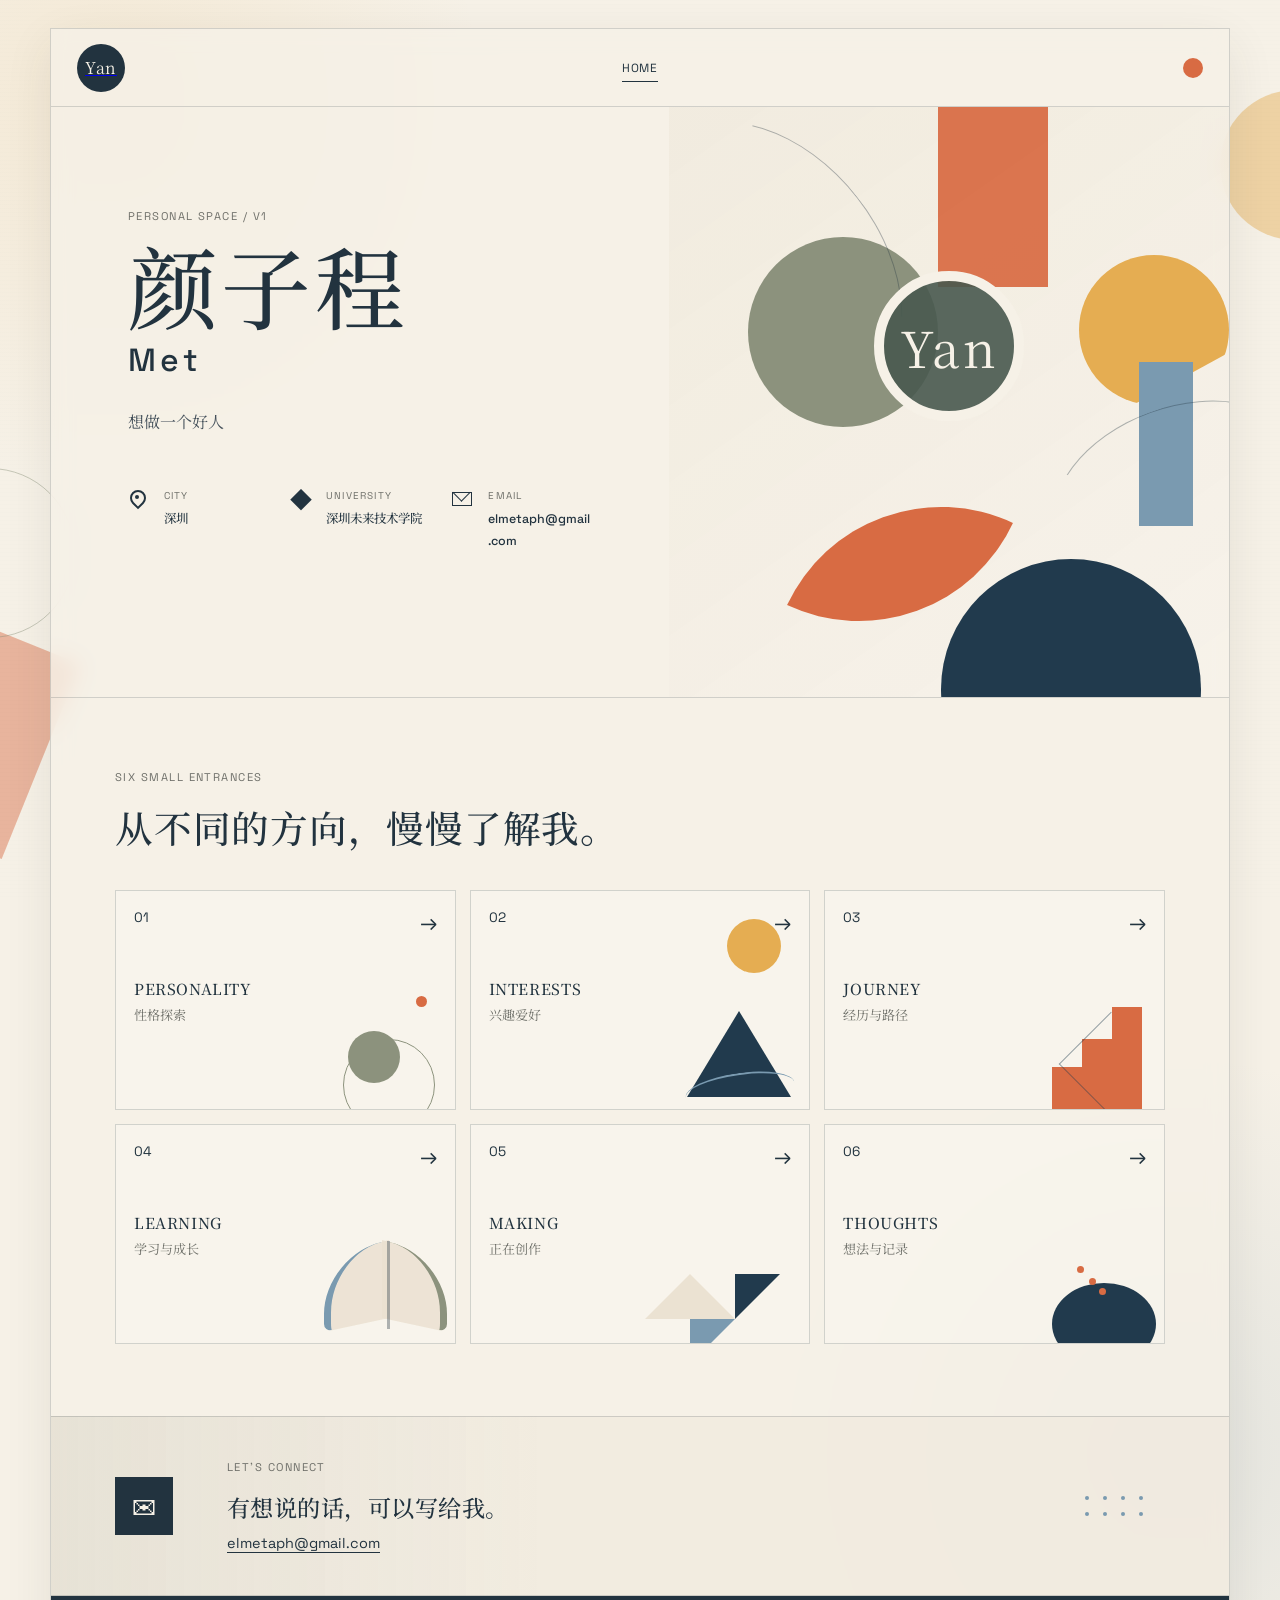
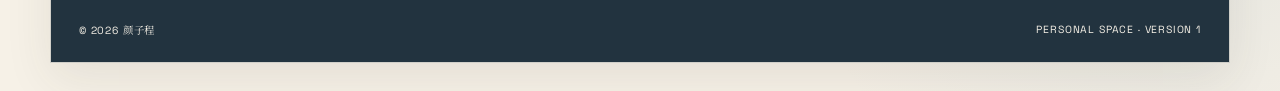
<file: personal-homepage-v1/index.html>
<!DOCTYPE html>
<html lang="zh-CN">
<head>
  <meta charset="UTF-8">
  <meta name="viewport" content="width=device-width, initial-scale=1.0">
  <meta name="description" content="Personal Space Homepage V1">
  <title>个人空间 | Personal Space</title>
  <link rel="stylesheet" href="css/style.css">
</head>

<body>
  <!-- Decorative geometric background -->
  <div class="page-art art-a" aria-hidden="true"></div>
  <div class="page-art art-b" aria-hidden="true"></div>
  <div class="page-art art-c" aria-hidden="true"></div>

  <main class="site-shell">

    <!-- Header -->
    <header class="topbar">
      <a class="brand" href="#home" aria-label="返回首页">
        <span class="brand-mark">Yan</span>
      </a>

      <nav class="nav" aria-label="主导航">
        <a class="active" href="#home">HOME</a>
      </nav>

      <span class="header-dot" aria-hidden="true"></span>
    </header>

    <!-- Hero -->
    <section class="hero" id="home">
      <div class="hero-copy">
        <p class="eyebrow">PERSONAL SPACE / V1</p>

        <!-- Replace these placeholders with your real Chinese and English names -->
        <h1>
          <span class="name-cn">颜子程</span>
          <span class="name-en">Met</span>
        </h1>

        <!-- Replace with your one-line introduction later -->
        <p class="intro">
          想做一个好人
        </p>

        <div class="hero-meta" id="about">
          <!-- Replace placeholder text with real information -->
          <div class="meta-item">
            <span class="meta-icon pin"></span>
            <div>
              <small>CITY</small>
              <strong>深圳</strong>
            </div>
          </div>

          <div class="meta-item">
            <span class="meta-icon cap"></span>
            <div>
              <small>UNIVERSITY</small>
              <strong>深圳未来技术学院</strong>
            </div>
          </div>

          <div class="meta-item">
            <span class="meta-icon mail"></span>
            <div>
              <small>EMAIL</small>
              <strong>elmetaph@gmail.com</strong>
            </div>
          </div>
        </div>
      </div>

      <div class="hero-art" aria-hidden="true">
        <div class="shape navy-arc"></div>
        <div class="shape rust-block"></div>
        <div class="shape sun-disc"></div>
        <div class="shape olive-disc"></div>
        <div class="shape blue-rect"></div>
        <div class="shape orange-wedge"></div>
        <div class="line line-one"></div>
        <div class="line line-two"></div>

        <!-- Letter placeholder instead of a portrait -->
        <div class="monogram">Yan</div>
      </div>
    </section>

    <!-- Explore cards -->
    <section class="explore" id="explore">
      <div class="section-heading">
        <p class="eyebrow">SIX SMALL ENTRANCES</p>
        <h2>从不同的方向，慢慢了解我。</h2>
      </div>

      <div class="card-grid">

        <article class="entry-card personality">
          <div class="card-top">
            <span>01</span>
            <span class="arrow">→</span>
          </div>
          <div>
            <h3>PERSONALITY</h3>
            <p>性格探索</p>
          </div>
          <div class="card-art" aria-hidden="true">
            <span class="soft-orbit"></span>
            <span class="warm-core"></span>
            <span class="tiny-dot"></span>
          </div>
        </article>

        <article class="entry-card interests">
          <div class="card-top">
            <span>02</span>
            <span class="arrow">→</span>
          </div>
          <div>
            <h3>INTERESTS</h3>
            <p>兴趣爱好</p>
          </div>
          <div class="card-art" aria-hidden="true">
            <span class="triangle"></span>
            <span class="sun"></span>
            <span class="wave"></span>
          </div>
        </article>

        <article class="entry-card journey">
          <div class="card-top">
            <span>03</span>
            <span class="arrow">→</span>
          </div>
          <div>
            <h3>JOURNEY</h3>
            <p>经历与路径</p>
          </div>
          <div class="card-art" aria-hidden="true">
            <span class="step step-a"></span>
            <span class="step step-b"></span>
            <span class="step step-c"></span>
            <span class="route"></span>
          </div>
        </article>

        <article class="entry-card learning">
          <div class="card-top">
            <span>04</span>
            <span class="arrow">→</span>
          </div>
          <div>
            <h3>LEARNING</h3>
            <p>学习与成长</p>
          </div>
          <div class="card-art book-art" aria-hidden="true">
            <span class="book-page left-page"></span>
            <span class="book-page right-page"></span>
            <span class="book-spine"></span>
          </div>
        </article>

        <article class="entry-card making">
          <div class="card-top">
            <span>05</span>
            <span class="arrow">→</span>
          </div>
          <div>
            <h3>MAKING</h3>
            <p>正在创作</p>
          </div>
          <div class="card-art" aria-hidden="true">
            <span class="cube cube-a"></span>
            <span class="cube cube-b"></span>
            <span class="cube cube-c"></span>
          </div>
        </article>

        <article class="entry-card thoughts">
          <div class="card-top">
            <span>06</span>
            <span class="arrow">→</span>
          </div>
          <div>
            <h3>THOUGHTS</h3>
            <p>想法与记录</p>
          </div>
          <div class="card-art" aria-hidden="true">
            <span class="thought-bubble"></span>
            <span class="thought-dot dot-one"></span>
            <span class="thought-dot dot-two"></span>
            <span class="thought-dot dot-three"></span>
          </div>
        </article>

      </div>
    </section>

    <!-- Contact -->
    <section class="contact" id="contact">
      <div class="contact-icon" aria-hidden="true">✉</div>
      <div class="contact-copy">
        <p class="eyebrow">LET'S CONNECT</p>
        <h2>有想说的话，可以写给我。</h2>
        <!-- Replace with your real email -->
        <a href="mailto:elmetaph@gmail.com">elmetaph@gmail.com</a>
      </div>
      <div class="contact-art" aria-hidden="true">
        <span></span><span></span><span></span><span></span>
        <span></span><span></span><span></span><span></span>
      </div>
    </section>

    <footer>
      <span>© 2026 颜子程</span>
      <span>PERSONAL SPACE · VERSION 1</span>
    </footer>

  </main>

  <script src="js/script.js"></script>
</body>
</html>
</file>
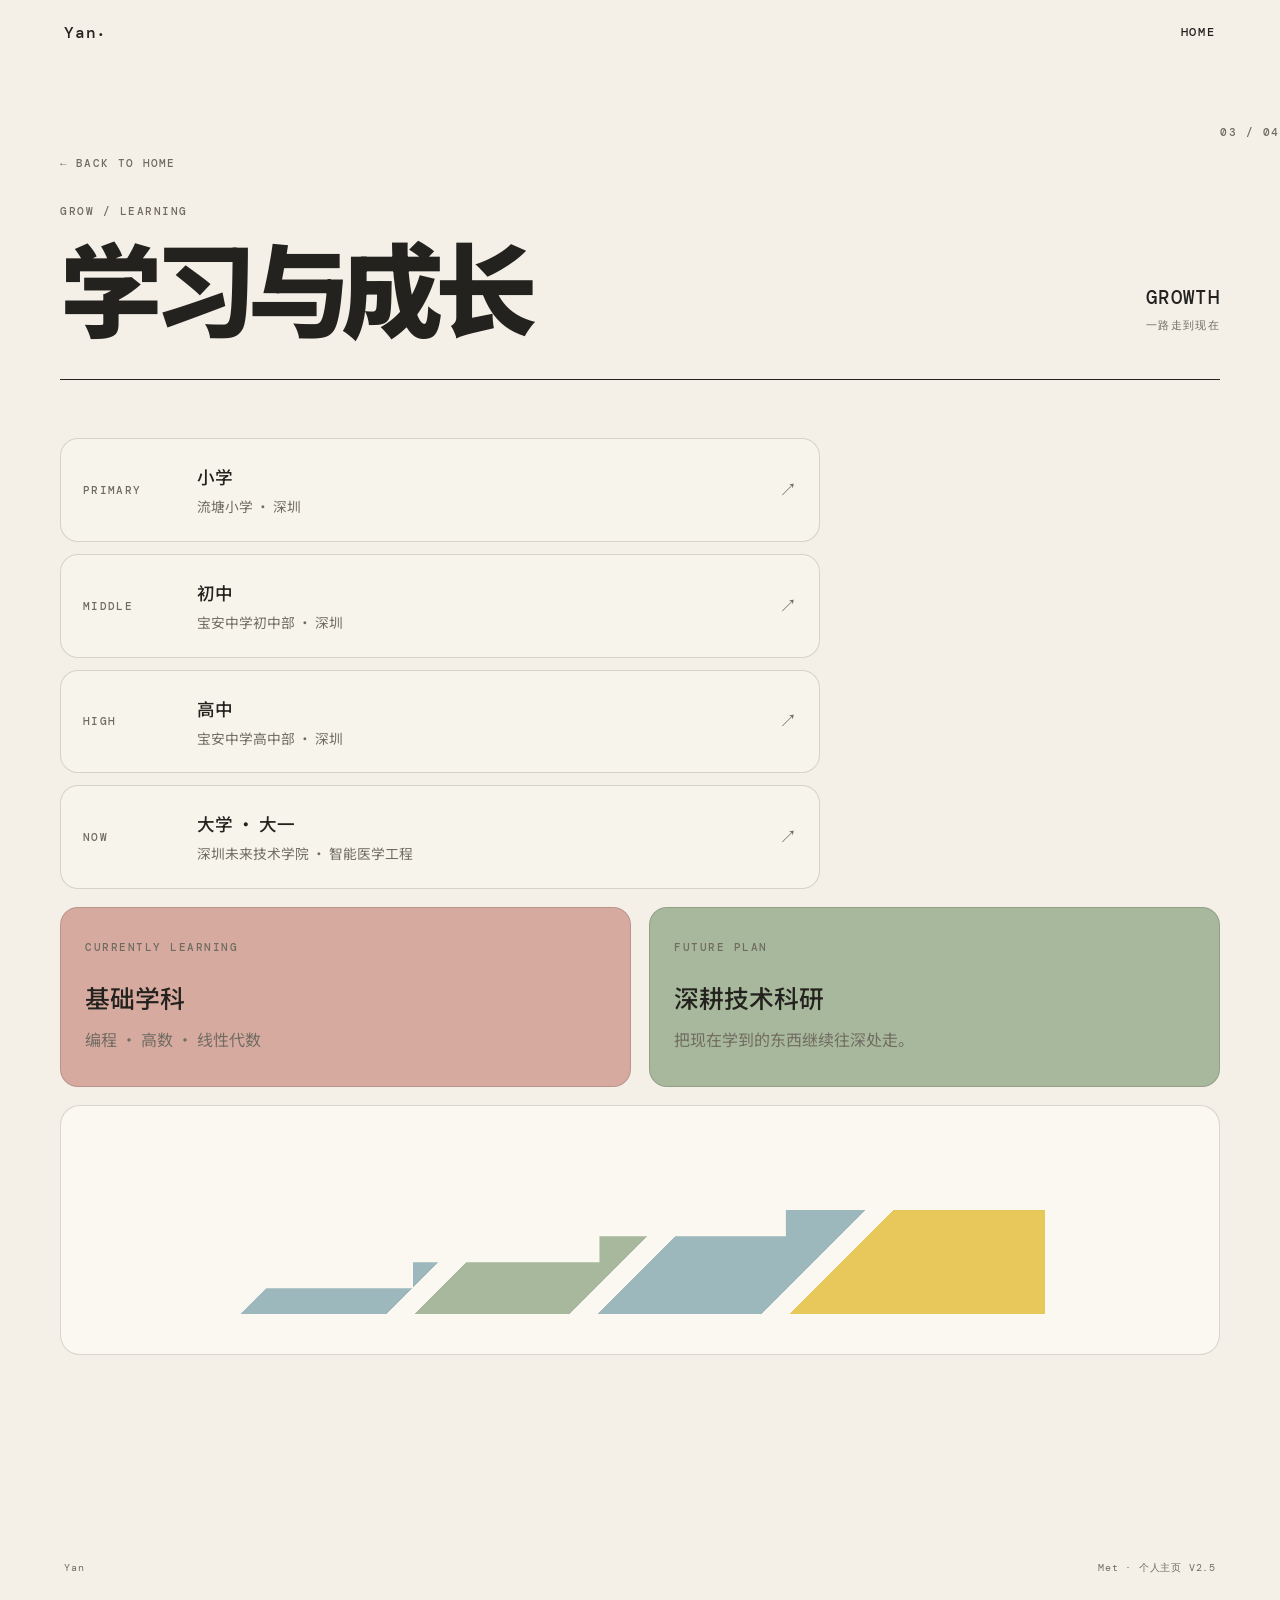
<file: growth.html>
<!DOCTYPE html>
<html lang="zh-CN">
<head>
  <meta charset="UTF-8"><meta name="viewport" content="width=device-width, initial-scale=1.0">
  <meta name="description" content="颜子程的个人空间 · 学习与成长"><title>学习与成长 · Yan</title>
  <link rel="stylesheet" href="css/style.css">
</head>
<body class="detail-page">
  <header class="site-header"><a class="brand" href="index.html">Yan<span>.</span></a><nav class="top-nav" aria-label="主导航"><a class="nav-link active" href="index.html">HOME</a></nav></header>
  <main>
    <div class="detail-shell">
      <div class="detail-top"><a class="detail-back-top" href="index.html">← BACK TO HOME</a><span class="detail-number">03 / 04</span></div>
      <section class="detail-hero"><div><p class="eyebrow">GROW / LEARNING</p><h1>学习与成长</h1></div><div class="detail-title-meta"><strong>GROWTH</strong><span>一路走到现在</span></div></section>
      <section class="growth-content">
        <div class="education-list">
          <div class="education-item"><span class="education-stage">PRIMARY</span><div><h3>小学</h3><p>流塘小学 · 深圳</p></div><span class="education-arrow">↗</span></div>
          <div class="education-item"><span class="education-stage">MIDDLE</span><div><h3>初中</h3><p>宝安中学初中部 · 深圳</p></div><span class="education-arrow">↗</span></div>
          <div class="education-item"><span class="education-stage">HIGH</span><div><h3>高中</h3><p>宝安中学高中部 · 深圳</p></div><span class="education-arrow">↗</span></div>
          <div class="education-item"><span class="education-stage">NOW</span><div><h3>大学 · 大一</h3><p>深圳未来技术学院 · 智能医学工程</p></div><span class="education-arrow">↗</span></div>
        </div>
        <div class="growth-bottom">
          <div class="growth-note"><p class="eyebrow">CURRENTLY LEARNING</p><h3>基础学科</h3><p>编程 · 高数 · 线性代数</p></div>
          <div class="growth-note future"><p class="eyebrow">FUTURE PLAN</p><h3>深耕技术科研</h3><p>把现在学到的东西继续往深处走。</p></div>
        </div>
        <div class="growth-art" aria-hidden="true"><div class="stair"></div></div>
      </section>
    </div>
  </main>
  <footer class="site-footer detail-footer"><span>Yan</span><span>Met · 个人主页 V2.5</span></footer>
  <script src="js/script.js"></script>
</body>
</html>
</file>
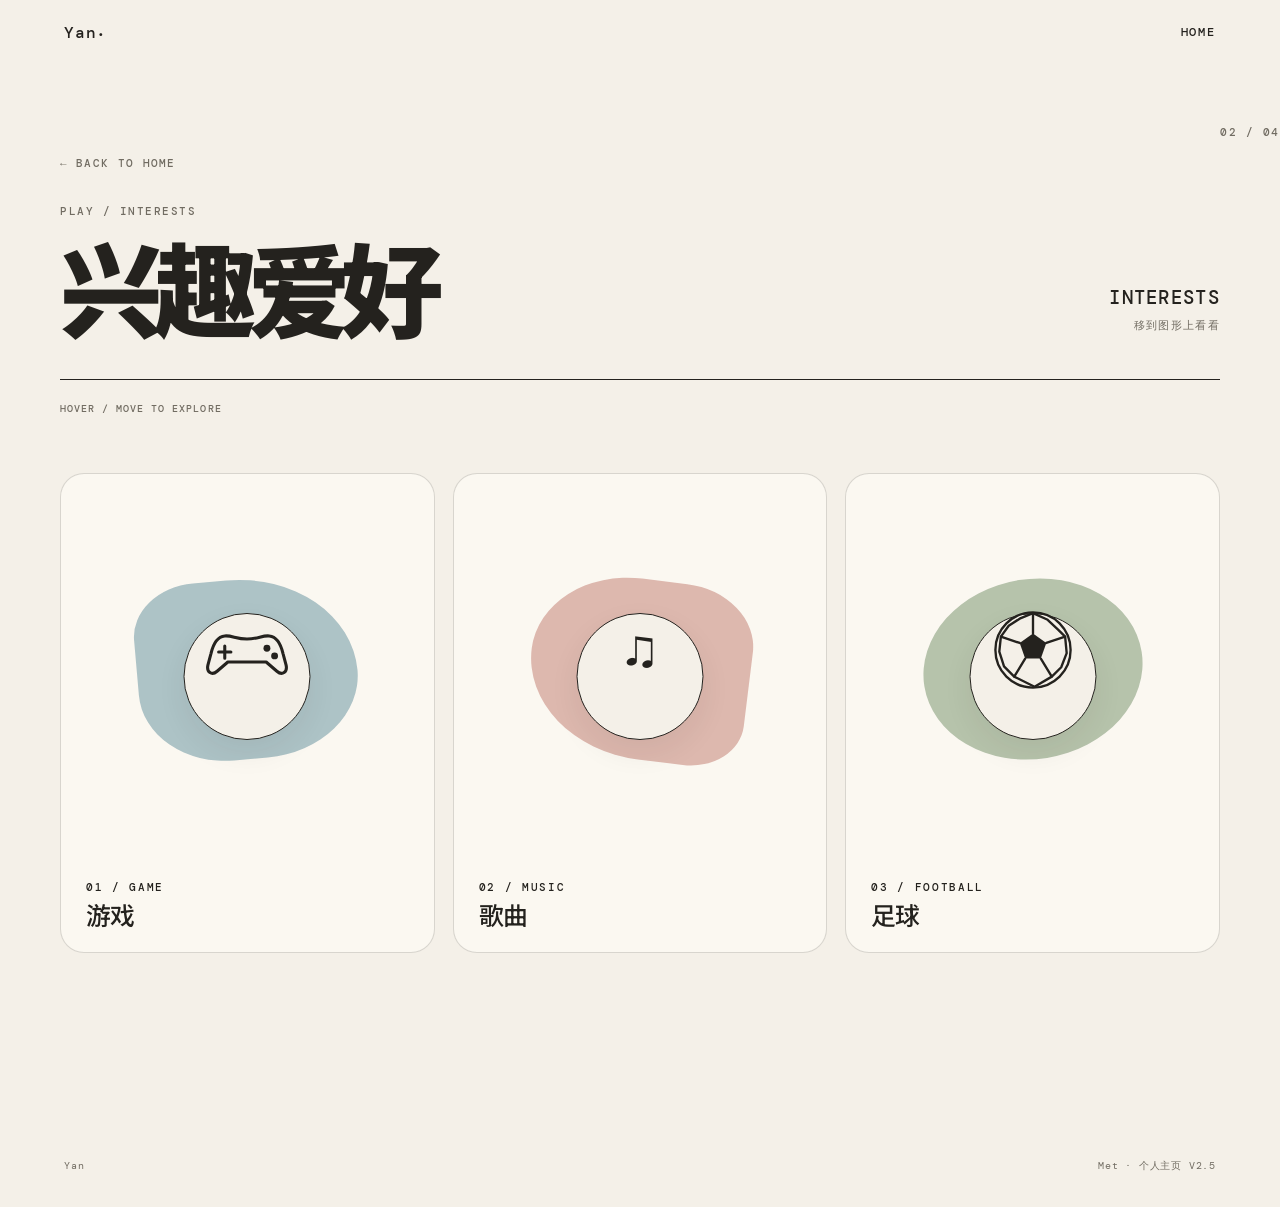
<file: interests.html>
<!DOCTYPE html>
<html lang="zh-CN">
<head>
  <meta charset="UTF-8"><meta name="viewport" content="width=device-width, initial-scale=1.0">
  <meta name="description" content="颜子程的个人空间 · 兴趣爱好"><title>兴趣爱好 · Yan</title>
  <link rel="stylesheet" href="css/style.css">
<style>
.interest-svg-icon{width:92px;height:72px;top:29%;transform:translateX(-50%);font-size:initial;line-height:normal;display:block}
.interest-svg-icon svg{display:block;width:100%;height:100%;overflow:visible}
.interest-card:nth-child(3) .football-svg-icon{width:94px;height:94px;top:27%;font-size:initial}
</style>
</head>
<body class="detail-page">
  <header class="site-header"><a class="brand" href="index.html">Yan<span>.</span></a><nav class="top-nav" aria-label="主导航"><a class="nav-link active" href="index.html">HOME</a></nav></header>
  <main>
    <div class="detail-shell">
      <div class="detail-top"><a class="detail-back-top" href="index.html">← BACK TO HOME</a><span class="detail-number">02 / 04</span></div>
      <section class="detail-hero"><div><p class="eyebrow">PLAY / INTERESTS</p><h1>兴趣爱好</h1></div><div class="detail-title-meta"><strong>INTERESTS</strong><span>移到图形上看看</span></div></section>
      <p class="interest-hint">HOVER / MOVE TO EXPLORE</p>
      <section class="interest-grid">
        <article class="interest-card" tabindex="0">
          <div class="interest-art">
<span class="interest-icon interest-svg-icon" aria-hidden="true">
<svg viewBox="0 0 120 82" xmlns="http://www.w3.org/2000/svg">
<path d="M31 24 C21 25 16 34 13 47 L9 62 C7 71 14 76 21 70 L35 58 H85 L99 70 C106 76 113 71 111 62 L107 47 C104 34 99 25 89 24 C80 23 74 28 60 28 C46 28 40 23 31 24 Z" fill="none" stroke="currentColor" stroke-width="4" stroke-linejoin="round"/>
<path d="M31 37 V53 M23 45 H39" fill="none" stroke="currentColor" stroke-width="4" stroke-linecap="round"/>
<circle cx="86" cy="40" r="4.5" fill="currentColor"/><circle cx="96" cy="50" r="4.5" fill="currentColor"/>
</svg></span></div><div class="interest-label">01 / GAME<strong>游戏</strong></div>
          <div class="interest-detail"><div class="detail-kicker">GAME</div><p><strong>VALORANT</strong><br>擅长角色：瑟符、欧门<br>段位：白银</p><p><strong>MINECRAFT</strong><br>生存玩家</p></div>
        </article>
        <article class="interest-card" tabindex="0">
          <div class="interest-art"><span class="interest-icon">♫</span></div><div class="interest-label">02 / MUSIC<strong>歌曲</strong></div>
          <div class="interest-detail"><div class="detail-kicker">JAY CHOU</div><p>喜欢的歌：</p><p>《给我一首歌的时间》<br>《不能说的秘密》<br>《爱情悬崖》</p></div>
        </article>
        <article class="interest-card" tabindex="0">
          <div class="interest-art">
<span class="interest-icon interest-svg-icon football-svg-icon" aria-hidden="true">
<svg viewBox="0 0 120 120" xmlns="http://www.w3.org/2000/svg">
<circle cx="60" cy="60" r="48" fill="none" stroke="currentColor" stroke-width="3"/>
<polygon points="60,39 77,51 70,71 50,71 43,51" fill="currentColor"/>
<path d="M60 39 L60 13 M77 51 L101 43 M70 71 L84 94 M50 71 L36 94 M43 51 L19 43" fill="none" stroke="currentColor" stroke-width="3" stroke-linecap="round"/>
<path d="M60 13 L78 21 L92 34 L101 43 M101 43 L103 64 L96 82 L84 94 M84 94 L62 107 L36 94 M36 94 L23 81 L17 62 L19 43 M19 43 L29 29 L43 20 L60 13" fill="none" stroke="currentColor" stroke-width="3" stroke-linejoin="round"/>
</svg></span></div><div class="interest-label">03 / FOOTBALL<strong>足球</strong></div>
          <div class="interest-detail"><div class="detail-kicker">FOOTBALL</div><p>喜欢的球队：</p><p><strong>利物浦 · 热刺 · 米兰</strong></p></div>
        </article>
      </section>
    </div>
  </main>
  <footer class="site-footer detail-footer"><span>Yan</span><span>Met · 个人主页 V2.5</span></footer>
  <script src="js/script.js"></script>
</body>
</html>
</file>
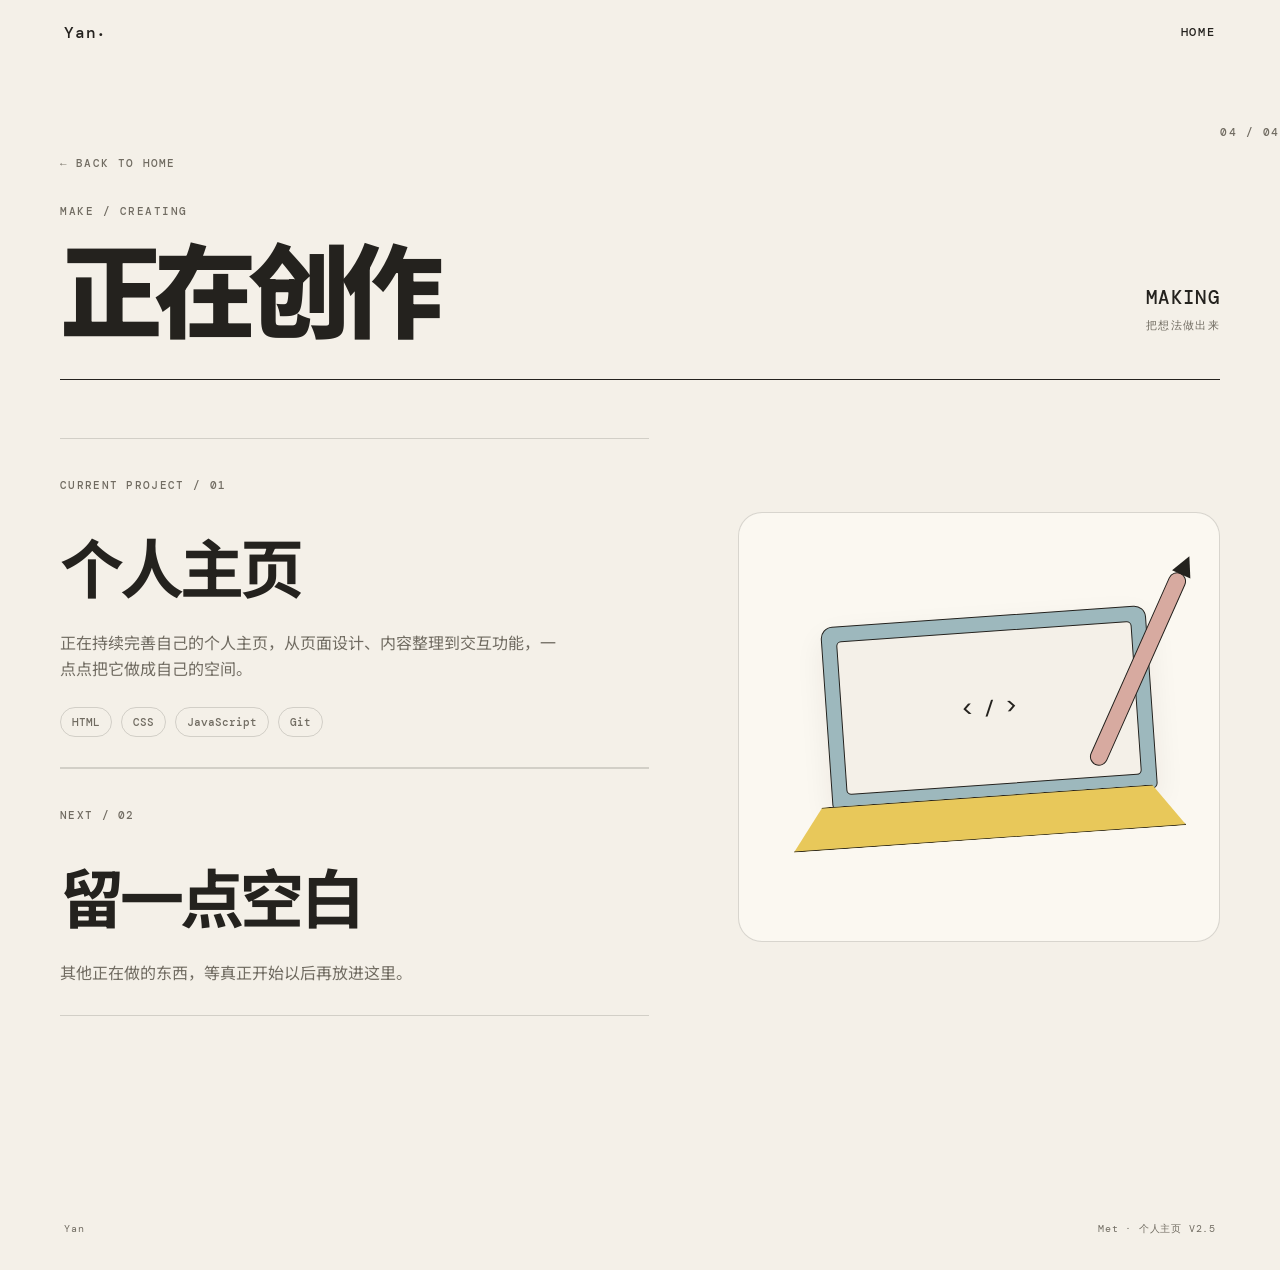
<file: making.html>
<!DOCTYPE html>
<html lang="zh-CN">
<head>
  <meta charset="UTF-8"><meta name="viewport" content="width=device-width, initial-scale=1.0">
  <meta name="description" content="颜子程的个人空间 · 正在创作"><title>正在创作 · Yan</title>
  <link rel="stylesheet" href="css/style.css">
</head>
<body class="detail-page">
  <header class="site-header"><a class="brand" href="index.html">Yan<span>.</span></a><nav class="top-nav" aria-label="主导航"><a class="nav-link active" href="index.html">HOME</a></nav></header>
  <main>
    <div class="detail-shell">
      <div class="detail-top"><a class="detail-back-top" href="index.html">← BACK TO HOME</a><span class="detail-number">04 / 04</span></div>
      <section class="detail-hero"><div><p class="eyebrow">MAKE / CREATING</p><h1>正在创作</h1></div><div class="detail-title-meta"><strong>MAKING</strong><span>把想法做出来</span></div></section>
      <section class="making-content">
        <div>
          <div class="making-project"><span class="project-index">CURRENT PROJECT / 01</span><h2>个人主页</h2><p>正在持续完善自己的个人主页，从页面设计、内容整理到交互功能，一点点把它做成自己的空间。</p><div class="making-tags"><span>HTML</span><span>CSS</span><span>JavaScript</span><span>Git</span></div></div>
          <div class="making-project"><span class="project-index">NEXT / 02</span><h2>留一点空白</h2><p>其他正在做的东西，等真正开始以后再放进这里。</p></div>
        </div>
        <div class="making-art" aria-hidden="true"><div class="laptop"></div><div class="laptop-base"></div><div class="pencil"></div></div>
      </section>
    </div>
  </main>
  <footer class="site-footer detail-footer"><span>Yan</span><span>Met · 个人主页 V2.5</span></footer>
  <script src="js/script.js"></script>
</body>
</html>
</file>
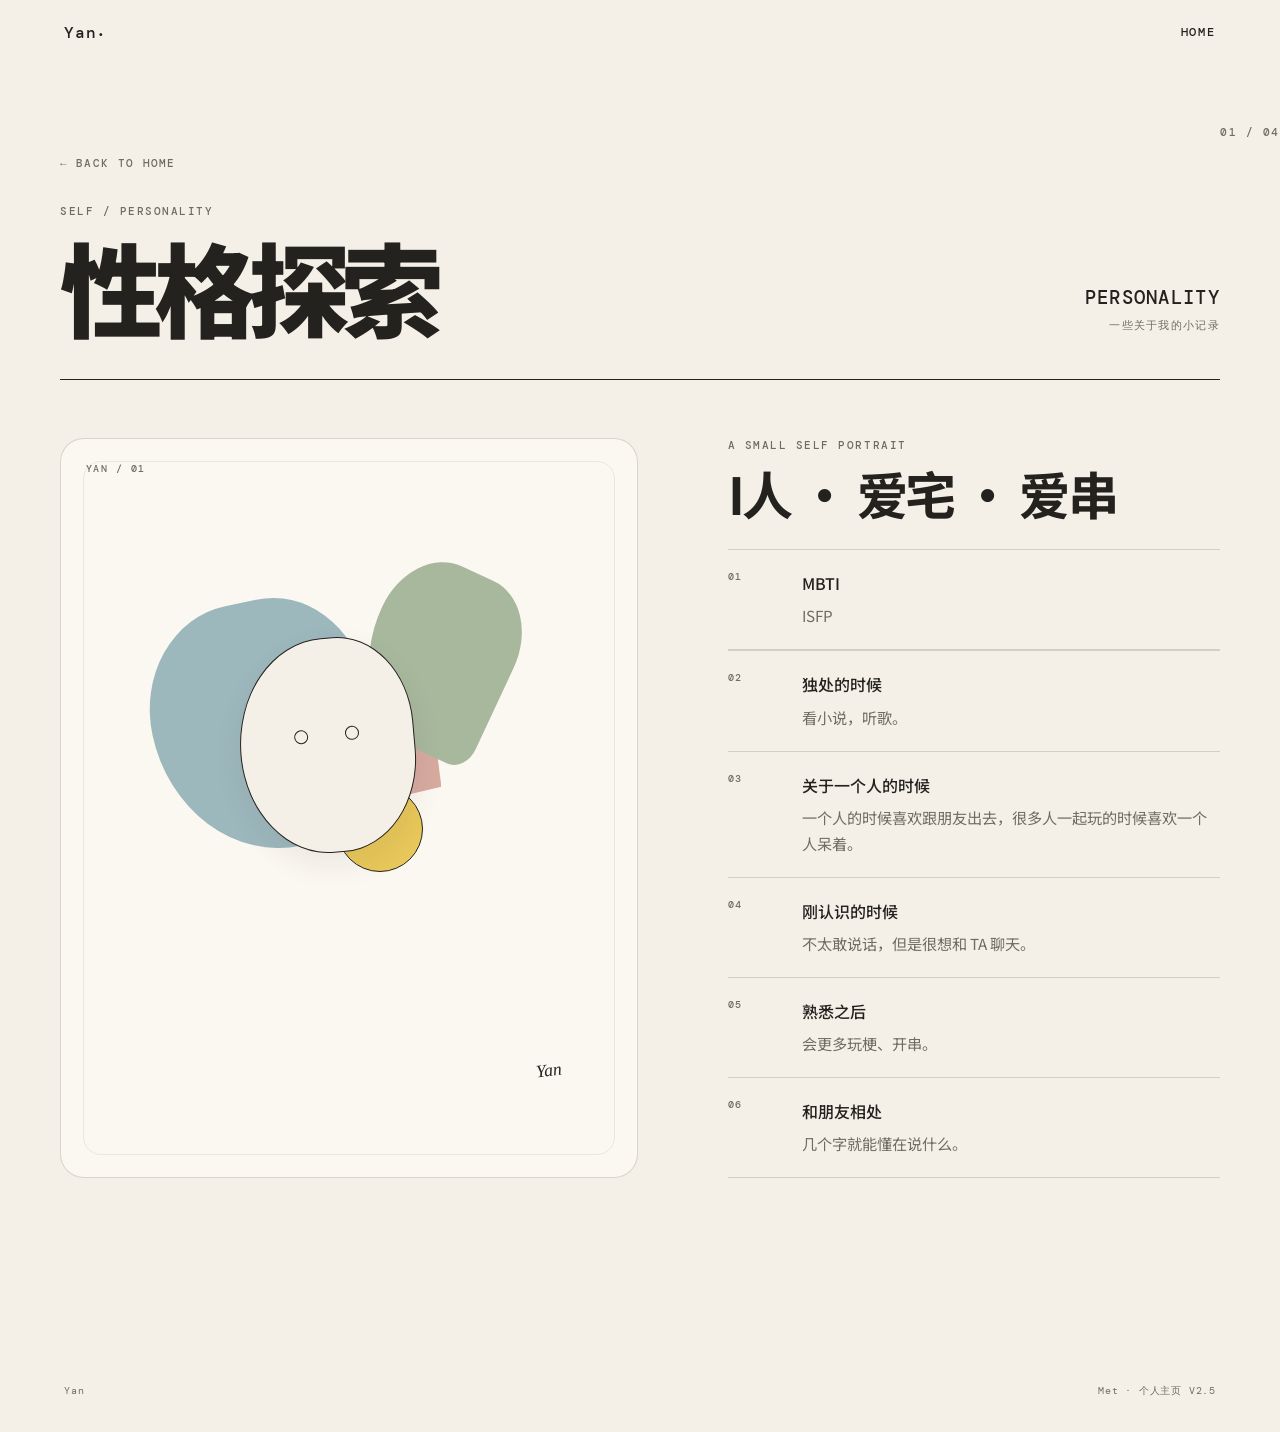
<file: personality.html>
<!DOCTYPE html>
<html lang="zh-CN">
<head>
  <meta charset="UTF-8">
  <meta name="viewport" content="width=device-width, initial-scale=1.0">
  <meta name="description" content="颜子程的个人空间 · 性格探索">
  <title>性格探索 · Yan</title>
  <link rel="stylesheet" href="css/style.css">
</head>
<body class="detail-page">
  <header class="site-header">
    <a class="brand" href="index.html">Yan<span>.</span></a>
    <nav class="top-nav" aria-label="主导航"><a class="nav-link active" href="index.html">HOME</a></nav>
  </header>
  <main>
    <div class="detail-shell">
      <div class="detail-top"><a class="detail-back-top" href="index.html">← BACK TO HOME</a><span class="detail-number">01 / 04</span></div>
      <section class="detail-hero">
        <div><p class="eyebrow">SELF / PERSONALITY</p><h1>性格探索</h1></div>
        <div class="detail-title-meta"><strong>PERSONALITY</strong><span>一些关于我的小记录</span></div>
      </section>

      <section class="detail-layout">
        <div class="detail-art-panel" aria-hidden="true">
          <span class="detail-art-label">YAN / 01</span>
          <div class="abstract-shape person-shape-a"></div><div class="abstract-shape person-shape-b"></div><div class="abstract-shape person-shape-c"></div><div class="abstract-shape person-shape-d"></div>
          <div class="person-face"></div><span class="person-sign">Yan</span>
        </div>
        <div class="detail-copy">
          <p class="eyebrow">A SMALL SELF PORTRAIT</p>
          <h2>I人 · 爱宅 · 爱串</h2>
          <div class="detail-row" style="border-top:1px solid var(--line)"><div class="detail-row-index">01</div><div><h3>MBTI</h3><p>ISFP</p></div></div>
          <div class="detail-list">
            <div class="detail-row"><div class="detail-row-index">02</div><div><h3>独处的时候</h3><p>看小说，听歌。</p></div></div>
            <div class="detail-row"><div class="detail-row-index">03</div><div><h3>关于一个人的时候</h3><p>一个人的时候喜欢跟朋友出去，很多人一起玩的时候喜欢一个人呆着。</p></div></div>
            <div class="detail-row"><div class="detail-row-index">04</div><div><h3>刚认识的时候</h3><p>不太敢说话，但是很想和 TA 聊天。</p></div></div>
            <div class="detail-row"><div class="detail-row-index">05</div><div><h3>熟悉之后</h3><p>会更多玩梗、开串。</p></div></div>
            <div class="detail-row"><div class="detail-row-index">06</div><div><h3>和朋友相处</h3><p>几个字就能懂在说什么。</p></div></div>
          </div>
        </div>
      </section>
    </div>
  </main>
  <footer class="site-footer detail-footer"><span>Yan</span><span>Met · 个人主页 V2.5</span></footer>
  <script src="js/script.js"></script>
</body>
</html>
</file>
<file: personal-homepage-v1/css/style.css>
@import url("https://fonts.googleapis.com/css2?family=Noto+Serif+SC:wght@400;500;600;700&family=Space+Grotesk:wght@400;500;600&display=swap");

:root {
  --paper: #f6f1e7;
  --paper-deep: #ebe2d2;
  --ink: #22333f;
  --muted: #6f706a;
  --navy: #213a4d;
  --blue: #7a9ab0;
  --olive: #8c927d;
  --rust: #d86b43;
  --sun: #e5ad52;
  --line: rgba(34, 51, 63, 0.18);
  --shadow: 0 16px 45px rgba(56, 51, 41, 0.09);
}

* { box-sizing: border-box; }

html { scroll-behavior: smooth; }

body {
  margin: 0;
  min-width: 320px;
  color: var(--ink);
  background:
    radial-gradient(circle at 8% 6%, rgba(229, 173, 82, 0.12), transparent 24rem),
    radial-gradient(circle at 92% 86%, rgba(122, 154, 176, 0.14), transparent 25rem),
    var(--paper);
  font-family: "Space Grotesk", "Noto Serif SC", sans-serif;
  overflow-x: hidden;
}

body::before {
  content: "";
  position: fixed;
  inset: 0;
  pointer-events: none;
  opacity: .28;
  background-image: linear-gradient(rgba(34,51,63,.018) 1px, transparent 1px);
  background-size: 100% 4px;
  mix-blend-mode: multiply;
}

.site-shell {
  width: min(1180px, calc(100% - 40px));
  margin: 28px auto;
  background: rgba(246, 241, 231, 0.82);
  border: 1px solid var(--line);
  box-shadow: var(--shadow);
  overflow: hidden;
  position: relative;
  backdrop-filter: blur(10px);
}

.topbar {
  min-height: 78px;
  padding: 14px 26px;
  border-bottom: 1px solid var(--line);
  display: grid;
  grid-template-columns: 1fr auto 1fr;
  align-items: center;
}

.brand-mark {
  width: 48px;
  height: 48px;
  display: grid;
  place-items: center;
  border-radius: 50%;
  color: var(--paper);
  background: var(--ink);
  font-family: "Noto Serif SC", serif;
  letter-spacing: .04em;
}

.nav {
  display: flex;
  gap: clamp(18px, 3vw, 42px);
}

.nav a {
  color: var(--ink);
  text-decoration: none;
  font-size: .74rem;
  letter-spacing: .08em;
  position: relative;
  padding: 10px 0;
}

.nav a::after {
  content: "";
  position: absolute;
  left: 0;
  bottom: 3px;
  width: 0;
  height: 1px;
  background: var(--ink);
  transition: width .25s ease;
}

.nav a:hover::after,
.nav a.active::after { width: 100%; }

.header-dot {
  justify-self: end;
  width: 20px;
  height: 20px;
  border-radius: 50%;
  background: var(--rust);
}

.hero {
  min-height: 590px;
  display: grid;
  grid-template-columns: 1.05fr .95fr;
  border-bottom: 1px solid var(--line);
}

.hero-copy {
  padding: clamp(56px, 8vw, 110px) clamp(30px, 6vw, 82px) 60px;
  position: relative;
  z-index: 2;
}

.eyebrow {
  margin: 0 0 16px;
  font-size: .7rem;
  letter-spacing: .13em;
  color: var(--muted);
}

h1, h2, h3, p { margin-top: 0; }

h1 {
  margin-bottom: 30px;
  font-family: "Noto Serif SC", serif;
  font-weight: 500;
  line-height: 1.03;
}

.name-cn {
  display: block;
  font-size: clamp(3.1rem, 7vw, 5.8rem);
  letter-spacing: .04em;
}

.name-en {
  display: block;
  margin-top: 12px;
  font-family: "Space Grotesk", sans-serif;
  font-size: clamp(1.15rem, 2.8vw, 2rem);
  letter-spacing: .14em;
  font-weight: 500;
}

.intro {
  width: min(440px, 100%);
  color: #44505a;
  line-height: 1.9;
  font-family: "Noto Serif SC", serif;
}

.hero-meta {
  margin-top: 52px;
  display: grid;
  grid-template-columns: repeat(3, minmax(110px, 1fr));
  gap: 22px;
}

.meta-item {
  display: grid;
  grid-template-columns: 26px 1fr;
  gap: 10px;
  align-items: start;
}

.meta-item small {
  display: block;
  font-size: .62rem;
  letter-spacing: .12em;
  color: var(--muted);
  margin-bottom: 5px;
}

.meta-item strong {
  font-size: .78rem;
  font-weight: 500;
  line-height: 1.5;
}

.meta-icon { width: 20px; height: 20px; position: relative; display: block; }

.pin::before {
  content: "";
  position: absolute;
  width: 12px; height: 12px;
  border: 2px solid var(--ink);
  border-radius: 50% 50% 50% 0;
  transform: rotate(-45deg);
  top: 1px; left: 2px;
}
.pin::after {
  content: "";
  width: 4px; height: 4px;
  background: var(--ink);
  border-radius: 50%;
  position: absolute; left: 7px; top: 6px;
}

.cap::before {
  content: "◆";
  position: absolute;
  font-size: 22px;
  top: -6px;
}
.cap::after {
  content: "";
  width: 12px; height: 2px;
  background: var(--ink);
  position: absolute; top: 12px; left: 4px;
}

.mail {
  border: 1.8px solid var(--ink);
  height: 14px;
  margin-top: 3px;
}
.mail::after {
  content: "";
  position: absolute;
  width: 12px; height: 12px;
  border-left: 1.6px solid var(--ink);
  border-bottom: 1.6px solid var(--ink);
  transform: rotate(-45deg);
  top: -7px; left: 2px;
}

.hero-art {
  position: relative;
  min-height: 590px;
  overflow: hidden;
  background: linear-gradient(145deg, rgba(235,226,210,.4), rgba(255,255,255,.12));
}

.shape { position: absolute; }

.navy-arc {
  width: 260px; height: 260px;
  background: var(--navy);
  border-radius: 50%;
  right: 28px; bottom: -122px;
}

.rust-block {
  width: 110px; height: 180px;
  background: var(--rust);
  top: 0; left: 48%;
  opacity: .92;
}

.sun-disc {
  width: 150px; height: 150px;
  background: var(--sun);
  border-radius: 50%;
  right: 0; top: 148px;
  clip-path: polygon(0 0, 100% 0, 100% 65%, 36% 100%, 0 100%);
}

.olive-disc {
  width: 190px; height: 190px;
  border-radius: 50%;
  background: var(--olive);
  left: 14%; top: 130px;
}

.blue-rect {
  width: 54px; height: 164px;
  background: var(--blue);
  right: 36px; top: 255px;
}

.orange-wedge {
  width: 170px; height: 170px;
  background: var(--rust);
  bottom: 48px; left: 26%;
  border-radius: 100% 0 100% 0;
  transform: rotate(25deg);
}

.monogram {
  position: absolute;
  z-index: 2;
  width: 150px; height: 150px;
  border-radius: 50%;
  display: grid;
  place-items: center;
  top: 164px; left: 50%;
  transform: translateX(-50%);
  border: 10px solid var(--paper);
  background: rgba(73, 89, 79, .9);
  color: var(--paper);
  font-family: "Noto Serif SC", serif;
  font-size: 3.1rem;
  letter-spacing: .05em;
}

.line {
  position: absolute;
  border: 1px solid rgba(34,51,63,.34);
  border-color: rgba(34,51,63,.34) transparent transparent transparent;
  border-radius: 50%;
}

.line-one {
  width: 320px; height: 220px;
  left: -58px; top: 48px;
  transform: rotate(52deg);
}

.line-two {
  width: 260px; height: 170px;
  right: -80px; bottom: 120px;
  transform: rotate(-20deg);
}

.explore {
  padding: 72px clamp(24px, 5vw, 70px);
}

.section-heading h2,
.contact h2 {
  font-family: "Noto Serif SC", serif;
  font-weight: 500;
  font-size: clamp(1.55rem, 3vw, 2.35rem);
  letter-spacing: .02em;
  margin-bottom: 36px;
}

.card-grid {
  display: grid;
  grid-template-columns: repeat(3, 1fr);
  gap: 14px;
}

.entry-card {
  min-height: 220px;
  padding: 18px;
  border: 1px solid var(--line);
  position: relative;
  overflow: hidden;
  transition: transform .25s ease, box-shadow .25s ease;
  background: rgba(255,255,255,.18);
}

.entry-card:hover {
  transform: translateY(-4px);
  box-shadow: 0 14px 26px rgba(44, 50, 45, .08);
}

.card-top {
  display: flex;
  justify-content: space-between;
  font-size: .85rem;
  position: relative;
  z-index: 2;
}

.arrow { font-size: 1.35rem; }

.entry-card h3 {
  margin: 42px 0 6px;
  font-family: Georgia, "Noto Serif SC", serif;
  font-size: .95rem;
  font-weight: 500;
  letter-spacing: .04em;
  position: relative;
  z-index: 2;
}

.entry-card p {
  margin: 0;
  font-family: "Noto Serif SC", serif;
  font-size: .82rem;
  color: var(--muted);
  position: relative;
  z-index: 2;
}

.card-art span { position: absolute; }

.soft-orbit {
  width: 92px; height: 92px;
  border: 1px solid var(--olive);
  border-radius: 50%;
  right: 20px; bottom: -22px;
}

.warm-core {
  width: 52px; height: 52px;
  border-radius: 50%;
  background: var(--olive);
  right: 55px; bottom: 26px;
}

.tiny-dot {
  width: 11px; height: 11px;
  border-radius: 50%;
  background: var(--rust);
  right: 28px; bottom: 102px;
}

.triangle {
  width: 0; height: 0;
  border-left: 52px solid transparent;
  border-right: 52px solid transparent;
  border-bottom: 86px solid var(--navy);
  right: 18px; bottom: 12px;
}

.sun {
  width: 54px; height: 54px;
  border-radius: 50%;
  background: var(--sun);
  right: 28px; top: 28px;
}

.wave {
  width: 110px; height: 34px;
  border-top: 2px solid var(--blue);
  border-radius: 50%;
  right: 14px; bottom: 2px;
  transform: rotate(-8deg);
}

.step {
  width: 30px;
  background: var(--rust);
  bottom: 0;
}
.step-a { height: 42px; right: 82px; }
.step-b { height: 70px; right: 52px; }
.step-c { height: 102px; right: 22px; }

.route {
  width: 74px; height: 74px;
  border-left: 1px solid var(--navy);
  border-bottom: 1px solid var(--navy);
  right: 16px; bottom: 8px;
  transform: rotate(45deg);
  opacity: .45;
}

.book-page {
  width: 65px; height: 78px;
  background: rgba(235,226,210,.9);
  bottom: 18px;
}
.left-page {
  right: 66px;
  border-radius: 60px 0 0 8px;
  transform: skewY(-12deg);
  border-left: 7px solid var(--blue);
}
.right-page {
  right: 8px;
  border-radius: 0 60px 8px 0;
  transform: skewY(12deg);
  border-right: 7px solid var(--olive);
}
.book-spine {
  width: 3px; height: 88px;
  background: var(--ink);
  right: 65px; bottom: 14px;
  opacity: .35;
}

.cube {
  width: 0; height: 0;
  bottom: 24px;
}
.cube-a {
  right: 74px;
  border-left: 45px solid transparent;
  border-right: 45px solid transparent;
  border-bottom: 45px solid var(--paper-deep);
}
.cube-b {
  right: 29px;
  border-top: 45px solid var(--navy);
  border-right: 45px solid transparent;
}
.cube-c {
  right: 74px;
  bottom: -21px;
  border-left: 45px solid var(--blue);
  border-bottom: 45px solid transparent;
}

.thought-bubble {
  width: 104px; height: 82px;
  border-radius: 50%;
  background: var(--navy);
  right: 8px; bottom: -22px;
}

.thought-dot {
  width: 7px; height: 7px;
  border-radius: 50%;
  background: var(--rust);
}
.dot-one { right: 80px; bottom: 70px; }
.dot-two { right: 68px; bottom: 58px; }
.dot-three { right: 58px; bottom: 48px; }

.contact {
  min-height: 180px;
  border-top: 1px solid var(--line);
  border-bottom: 1px solid var(--line);
  display: grid;
  grid-template-columns: 90px 1fr auto;
  align-items: center;
  gap: 22px;
  padding: 34px clamp(24px, 5vw, 70px);
  background:
    linear-gradient(90deg, rgba(140,146,125,.11), transparent 42%),
    rgba(235,226,210,.34);
}

.contact-icon {
  width: 58px; height: 58px;
  display: grid; place-items: center;
  color: var(--paper);
  background: var(--ink);
  font-size: 1.5rem;
}

.contact h2 { margin-bottom: 8px; font-size: 1.45rem; }

.contact a {
  color: var(--ink);
  font-size: .9rem;
  text-underline-offset: 4px;
}

.contact-art {
  display: grid;
  grid-template-columns: repeat(4, 6px);
  gap: 12px;
  padding-right: 20px;
}

.contact-art span {
  width: 4px; height: 4px;
  border-radius: 50%;
  background: var(--blue);
}

footer {
  min-height: 66px;
  padding: 0 28px;
  background: var(--ink);
  color: var(--paper);
  display: flex;
  justify-content: space-between;
  align-items: center;
  gap: 20px;
  font-size: .65rem;
  letter-spacing: .08em;
}

.page-art {
  position: fixed;
  z-index: -1;
  opacity: .45;
}
.art-a {
  width: 150px; height: 150px;
  border-radius: 50%;
  background: var(--sun);
  top: 10%; right: -90px;
}
.art-b {
  width: 110px; height: 210px;
  background: var(--rust);
  bottom: 6%; left: -65px;
  transform: rotate(22deg);
}
.art-c {
  width: 170px; height: 170px;
  border: 1px solid var(--olive);
  border-radius: 50%;
  top: 52%; left: -95px;
}

@media (max-width: 850px) {
  .site-shell { width: min(100% - 24px, 700px); margin: 12px auto; }

  .topbar {
    grid-template-columns: auto 1fr auto;
    padding: 12px 18px;
  }

  .nav { justify-content: center; gap: 16px; }
  .nav a:nth-child(2),
  .nav a:nth-child(3) { display: none; }

  .hero {
    grid-template-columns: 1fr;
  }

  .hero-art {
    min-height: 430px;
  }

  .hero-meta { grid-template-columns: 1fr; gap: 14px; }

  .card-grid { grid-template-columns: repeat(2, 1fr); }

  .contact {
    grid-template-columns: 70px 1fr;
  }

  .contact-art { display: none; }
}

@media (max-width: 520px) {
  .site-shell { width: 100%; margin: 0; border-left: 0; border-right: 0; }

  .header-dot { width: 14px; height: 14px; }

  .nav a { font-size: .62rem; }

  .hero-copy { padding: 58px 24px 48px; }

  .hero-art { min-height: 360px; }

  .monogram {
    width: 120px; height: 120px;
    font-size: 2.4rem;
  }

  .rust-block { height: 130px; width: 82px; }
  .olive-disc { width: 145px; height: 145px; }
  .blue-rect { right: 20px; }

  .explore { padding: 54px 18px; }

  .card-grid { grid-template-columns: 1fr; }

  .entry-card { min-height: 185px; }

  .contact { padding: 28px 20px; }

  footer {
    padding: 18px 20px;
    min-height: auto;
    flex-direction: column;
    align-items: flex-start;
  }
}


/* V1 information update: accommodate the longer university name */
.meta-item strong { word-break: break-word; }
@media (max-width: 760px) { .meta-item strong { font-size: 0.9rem; } }
</file>
<file: css/style.css>
@import url('https://fonts.googleapis.com/css2?family=DM+Mono:wght@400;500&family=Noto+Sans+SC:wght@400;500;700;900&display=swap');

:root {
  --paper:#f4f0e8; --ink:#24221e; --muted:#716c62; --line:rgba(36,34,30,.16);
  --yellow:#e8c85a; --blue:#9db8bd; --rose:#d7aaa0; --green:#a8b89d; --white:#fbf8f1;
  --shadow:0 12px 30px rgba(36,34,30,.07); --radius:24px;
}
*{box-sizing:border-box}
html{scroll-behavior:smooth}
body{margin:0;background:var(--paper);color:var(--ink);font-family:"Noto Sans SC","Microsoft YaHei",sans-serif;line-height:1.65}
a{color:inherit;text-decoration:none}
.site-header{position:sticky;top:0;z-index:20;display:flex;justify-content:space-between;align-items:center;padding:22px clamp(22px,5vw,72px);background:rgba(244,240,232,.9);border-bottom:1px solid transparent;backdrop-filter:blur(10px);transition:.25s ease}
.site-header.scrolled{border-color:var(--line);padding-top:17px;padding-bottom:17px}
.brand{font:500 1rem "DM Mono",monospace;letter-spacing:.05em}.brand span{transform:translateY(-2px);display:inline-block}
.top-nav{display:flex;gap:24px}.nav-link{font:500 .72rem/1 "DM Mono",monospace;letter-spacing:.16em;color:var(--muted);transition:color .2s}.nav-link:hover,.nav-link.active{color:var(--ink)}
.section{width:min(1160px,calc(100% - 44px));margin:0 auto;padding:clamp(80px,11vw,145px) 0}
.hero{min-height:78vh;display:grid;grid-template-columns:1.15fr .85fr;gap:7vw;align-items:center;padding-top:clamp(70px,10vw,125px)}
.eyebrow{margin:0 0 18px;color:var(--muted);font:500 .68rem/1.4 "DM Mono",monospace;letter-spacing:.14em;text-transform:uppercase}
.hero h1{margin:0;font-size:clamp(4.6rem,11vw,9.5rem);line-height:.94;letter-spacing:-.08em;font-weight:900}
.hero-meta{display:flex;flex-wrap:wrap;gap:8px 24px;margin-top:28px;color:var(--muted);font-size:.9rem}
.intro{display:inline-block;margin:38px 0 0;padding:5px 13px;border:1px solid var(--ink);border-radius:999px;font-size:.95rem;transform:rotate(-1.5deg)}
.hero-art{position:relative;min-height:390px}
.shape{position:absolute;--mx:0px;--my:0px;--mr:0deg;transition:transform .45s cubic-bezier(.2,.7,.2,1);will-change:transform}
.shape-a{width:220px;height:220px;right:4%;top:8%;background:var(--yellow);border-radius:46% 54% 59% 41%;transform:translate3d(var(--mx),var(--my),0) rotate(calc(12deg + var(--mr)))}
.shape-b{width:145px;height:205px;left:15%;top:24%;background:var(--blue);border-radius:51% 49% 40% 60%;transform:translate3d(var(--mx),var(--my),0) rotate(calc(-17deg + var(--mr)))}
.shape-c{width:110px;height:110px;right:2%;bottom:12%;background:var(--rose);border-radius:50%;transform:translate3d(var(--mx),var(--my),0) rotate(var(--mr))}
.shape-d{width:90px;height:125px;left:32%;bottom:8%;border:2px solid var(--ink);border-radius:48% 52% 50% 50%;transform:translate3d(var(--mx),var(--my),0) rotate(calc(27deg + var(--mr)))}

.art-label{position:absolute;right:0;top:0;font:.65rem "DM Mono",monospace;letter-spacing:.12em}
.section-heading{max-width:620px}.section-heading h2{margin:0;font-size:clamp(2.2rem,5vw,4.3rem);line-height:1.05;letter-spacing:-.055em}
.about-grid{display:grid;grid-template-columns:300px 1fr;gap:clamp(35px,8vw,110px);align-items:center;margin-top:60px}
.avatar-block span{display:block;margin-top:12px;color:var(--muted);font:.72rem "DM Mono",monospace}
.avatar{aspect-ratio:1;display:grid;place-items:center;background:var(--green);border:1px solid var(--ink);border-radius:49% 51% 45% 55%;font:500 clamp(2.6rem,6vw,4.7rem) "DM Mono",monospace;box-shadow:var(--shadow);transform:rotate(-4deg)}
.about-text{max-width:630px;font-size:clamp(1.1rem,2vw,1.45rem)}.about-text p{margin:0 0 22px}
.focus-note{display:grid;grid-template-columns:60px 1fr;gap:25px;align-items:center;margin-top:55px;padding:30px 0;border-top:1px solid var(--line);border-bottom:1px solid var(--line)}
.focus-note p{margin:0;font-size:1.15rem}.focus-mark{font-size:2.5rem}
.bento-grid{display:grid;grid-template-columns:repeat(12,1fr);grid-auto-rows:minmax(185px,auto);gap:16px;margin-top:58px}
.entry-card{position:relative;min-height:250px;overflow:hidden;padding:22px;border:1px solid var(--ink);border-radius:var(--radius);cursor:pointer;outline:none;transition:transform .28s ease,box-shadow .28s ease,border-radius .28s ease}
.entry-card:hover,.entry-card:focus-visible{transform:translateY(-7px) rotate(-.35deg);box-shadow:var(--shadow);border-radius:28px 21px 26px 23px}
.card-personality{grid-column:span 6;grid-row:span 1;background:var(--yellow)}.card-interests{grid-column:span 6;grid-row:span 1;background:var(--blue)}
.card-growth{grid-column:span 6;grid-row:span 1;background:var(--rose)}.card-making{grid-column:span 6;grid-row:span 1;background:#ded8ca}
.card-top{display:flex;justify-content:space-between;font:500 .63rem "DM Mono",monospace;letter-spacing:.11em}
.card-copy{position:absolute;left:22px;bottom:21px;z-index:2}.card-kicker{display:block;margin-bottom:3px;font:.63rem "DM Mono",monospace;letter-spacing:.11em}
.card-copy h3{margin:0;font-size:clamp(1.4rem,2.8vw,2.2rem);line-height:1.1;letter-spacing:-.045em}.card-arrow{position:absolute;right:22px;bottom:20px;font-size:1.4rem;transition:transform .25s}
.entry-card:hover .card-arrow{transform:translate(4px,-4px)}
.card-art{position:absolute;pointer-events:none;transition:transform .45s ease}.entry-card:hover .card-art{transform:rotate(4deg) scale(1.04)}
.art-face{width:170px;height:155px;right:8%;top:17%}.art-face i{position:absolute;display:block;background:var(--ink);border-radius:50%}.art-face i:nth-child(1){width:26px;height:26px;left:27%;top:22%}.art-face i:nth-child(2){width:19px;height:19px;right:22%;top:35%}.art-face i:nth-child(3){width:120px;height:65px;left:10%;bottom:5%;border-radius:55% 45% 55% 45%;transform:rotate(-11deg)}
.art-orbit{width:175px;height:175px;right:-5%;top:17%;border:2px solid var(--ink);border-radius:50%;transform:rotate(18deg)}.art-orbit i:first-child{position:absolute;width:30px;height:30px;background:var(--rose);border:1px solid var(--ink);border-radius:50%;left:10%;top:10%}.art-orbit i:last-child{position:absolute;width:52px;height:52px;background:var(--yellow);border:1px solid var(--ink);border-radius:50%;right:8%;bottom:13%}
.art-path{width:180px;height:100px;right:8%;top:20%;border-top:2px solid var(--ink);border-radius:50%;transform:rotate(-9deg)}.art-path i{position:absolute;width:16px;height:16px;border:1px solid var(--ink);border-radius:50%;background:var(--paper)}.art-path i:nth-child(1){left:8%;top:-8px}.art-path i:nth-child(2){left:48%;top:21px}.art-path i:nth-child(3){right:5%;top:-9px}
.art-bars{width:180px;height:130px;right:6%;top:13%;display:flex;align-items:flex-end;gap:10px}.art-bars i{width:29px;background:var(--ink);border-radius:20px 20px 0 0}.art-bars i:nth-child(1){height:45%}.art-bars i:nth-child(2){height:70%}.art-bars i:nth-child(3){height:55%}.art-bars i:nth-child(4){height:90%}
.art-frame{width:170px;height:145px;right:6%;top:13%}.art-frame i{position:absolute;inset:12px;border:1px solid var(--ink);transform:rotate(7deg)}.art-frame i:last-child{inset:31px 0 0 30px;background:var(--yellow);transform:rotate(-8deg)}
.art-dot{width:190px;height:150px;right:3%;top:8%}.art-dot i{position:absolute;width:22px;height:22px;background:var(--ink);border-radius:50%}.art-dot i:nth-child(1){left:8%;top:45%}.art-dot i:nth-child(2){left:27%;top:20%}.art-dot i:nth-child(3){left:49%;top:55%;width:37px;height:37px;background:var(--rose);border:1px solid var(--ink)}.art-dot i:nth-child(4){right:20%;top:15%}.art-dot i:nth-child(5){right:2%;bottom:5%}
.contact-inner{padding:clamp(55px,8vw,100px) 0;border-top:1px solid var(--ink);border-bottom:1px solid var(--ink)}
.contact h2{max-width:850px;margin:0 0 55px;font-size:clamp(2.6rem,7vw,6.7rem);line-height:.98;letter-spacing:-.07em}
.email-link{display:flex;justify-content:space-between;gap:20px;padding:17px 0;border-bottom:1px solid var(--line);font:500 clamp(.9rem,2vw,1.25rem) "DM Mono",monospace}.email-link span:last-child{transition:transform .2s}.email-link:hover span:last-child{transform:translate(4px,-4px)}
.site-footer{display:flex;justify-content:space-between;gap:20px;padding:26px clamp(22px,5vw,72px) 34px;color:var(--muted);font:.62rem "DM Mono",monospace;letter-spacing:.08em}
.reveal{opacity:0;transform:translateY(18px);transition:opacity .65s ease,transform .65s ease}.reveal.is-visible{opacity:1;transform:translateY(0)}
@media(max-width:820px){.hero{grid-template-columns:1fr;min-height:auto;gap:30px}.hero-art{min-height:300px}.about-grid{grid-template-columns:180px 1fr;gap:35px}.bento-grid{grid-template-columns:repeat(2,1fr);grid-auto-rows:minmax(210px,auto)}.entry-card,.card-personality,.card-interests,.card-growth,.card-making{grid-column:span 1;grid-row:span 1}.card-personality{grid-column:span 2}}
@media(max-width:560px){.site-header{padding:18px 22px}.section{width:min(100% - 32px,1160px);padding:72px 0}.hero{padding-top:65px}.hero h1{font-size:clamp(4rem,21vw,6rem)}.hero-art{min-height:260px;transform:scale(.88);transform-origin:top right}.about-grid{grid-template-columns:1fr}.avatar-block{width:155px}.bento-grid{display:block}.entry-card{min-height:235px;margin-bottom:12px}.card-personality{min-height:285px}.site-footer{flex-direction:column}}
@media(prefers-reduced-motion:reduce){html{scroll-behavior:auto}*,*::before,*::after{transition:none!important;animation:none!important}.reveal{opacity:1;transform:none}}

/* V2.1 micro-interactions */
.hero-art {
  position: relative;
  will-change: transform;
  transition: transform .45s cubic-bezier(.22,1,.36,1);
}
.hero-art.magnetic-active { transition: transform .08s linear; }
.hero-art .shape { transition: transform .08s linear; }

/* Yan placeholder interaction */
.avatar {
  --avatar-rx: 0deg;
  --avatar-ry: 0deg;
  --avatar-x: 0px;
  --avatar-y: 0px;
  position: relative;
  will-change: transform;
  transform: perspective(700px)
    rotateX(var(--avatar-rx))
    rotateY(var(--avatar-ry))
    translate3d(var(--avatar-x), var(--avatar-y), 0)
    rotate(-4deg);
  transform-style: preserve-3d;
  transition: transform .5s cubic-bezier(.22,1,.36,1), box-shadow .35s ease;
}
.avatar.is-tilting { transition: transform .08s linear, box-shadow .25s ease; box-shadow: 0 18px 38px rgba(36,34,30,.12); }


/* V2.1 stronger magnetic composition */
.hero-art { overflow: visible; }
.hero-art .shape { transform-origin: center; }

/* Slight overlap between the four geometric pieces. */
.hero-art .shape:nth-child(1) { margin-right: -10px; margin-bottom: -8px; }
.hero-art .shape:nth-child(2) { margin-left: -8px; margin-bottom: -6px; }
.hero-art .shape:nth-child(3) { margin-right: -7px; margin-top: -9px; }
.hero-art .shape:nth-child(4) { margin-left: -10px; margin-top: -6px; }

.hero-art.magnetic-active .shape {
  filter: drop-shadow(0 4px 5px rgba(0,0,0,.08));
}

/* Strong, visible Yan interaction variables. */
.avatar,
.avatar-placeholder {
  --avatar-rotate-x: 0deg;
  --avatar-rotate-y: 0deg;
  --avatar-shift-x: 0px;
  --avatar-shift-y: 0px;
  transform: perspective(700px)
    rotateX(var(--avatar-rotate-x))
    rotateY(var(--avatar-rotate-y))
    translate3d(var(--avatar-shift-x), var(--avatar-shift-y), 0);
  transform-style: preserve-3d;
  will-change: transform;
  transition: transform .5s cubic-bezier(.22,1,.36,1), box-shadow .3s ease;
}
.avatar.is-tilting,
.avatar-placeholder.is-tilting {
  transition: transform .06s linear, box-shadow .15s ease;
}


/* V2.1 — Digital Me placeholder */
.digital-me-section {
  margin-top: 56px;
}

.digital-me-card {
  position: relative;
  min-height: 250px;
  padding: 34px 38px;
  display: grid;
  grid-template-columns: minmax(180px, .8fr) minmax(240px, 1.2fr);
  gap: 36px;
  align-items: center;
  overflow: hidden;
  border: 1px solid rgba(30,30,30,.10);
  border-radius: 28px;
  background: #eeeae1;
  transition: transform .45s cubic-bezier(.22,1,.36,1),
              box-shadow .45s ease,
              border-radius .45s ease;
}

.digital-me-card:hover {
  transform: translateY(-5px);
  border-radius: 34px;
  box-shadow: 0 18px 40px rgba(0,0,0,.08);
}

.digital-me-art {
  position: relative;
  width: 190px;
  height: 190px;
  margin: auto;
  display: grid;
  place-items: center;
}

.digital-core {
  position: relative;
  z-index: 2;
  width: 88px;
  height: 88px;
  display: grid;
  place-items: center;
  border-radius: 50%;
  background: #d7c8b7;
  border: 1px solid rgba(30,30,30,.15);
  font-family: "DM Mono", monospace;
  font-size: 18px;
  letter-spacing: .04em;
  transition: transform .5s cubic-bezier(.22,1,.36,1);
}

.digital-me-card:hover .digital-core {
  transform: scale(1.08) rotate(4deg);
}

.digital-orbit {
  position: absolute;
  border: 1px solid rgba(30,30,30,.22);
  border-radius: 50%;
  transition: transform .7s cubic-bezier(.22,1,.36,1);
}

.orbit-one {
  width: 145px;
  height: 72px;
  transform: rotate(-25deg);
}

.orbit-two {
  width: 120px;
  height: 150px;
  transform: rotate(32deg);
}

.digital-me-card:hover .orbit-one {
  transform: rotate(-12deg) scale(1.08);
}

.digital-me-card:hover .orbit-two {
  transform: rotate(45deg) scale(.96);
}

.digital-dot {
  position: absolute;
  z-index: 3;
  width: 13px;
  height: 13px;
  border-radius: 50%;
  transition: transform .6s cubic-bezier(.22,1,.36,1);
}

.dot-one {
  top: 22px;
  right: 26px;
  background: #b9a7bd;
}

.dot-two {
  bottom: 26px;
  left: 22px;
  background: #a9b7a4;
}

.digital-me-card:hover .dot-one {
  transform: translate(-10px,13px);
}

.digital-me-card:hover .dot-two {
  transform: translate(12px,-9px);
}

.digital-me-content .eyebrow {
  margin: 0 0 8px;
  font-family: "DM Mono", monospace;
  font-size: 12px;
  letter-spacing: .12em;
}

.digital-me-content h2 {
  margin: 0 0 12px;
  font-size: clamp(32px,4vw,52px);
  font-weight: 500;
  line-height: 1.05;
}

.digital-me-desc {
  margin: 0 0 22px;
  font-size: 16px;
  line-height: 1.7;
}

.digital-me-status {
  display: inline-block;
  padding: 7px 11px;
  border: 1px solid rgba(30,30,30,.18);
  border-radius: 999px;
  font-family: "DM Mono", monospace;
  font-size: 10px;
  letter-spacing: .08em;
}

@media (max-width: 700px) {
  .digital-me-card {
    grid-template-columns: 1fr;
    padding: 28px 24px;
    text-align: center;
  }

  .digital-me-art {
    width: 160px;
    height: 160px;
  }

  .digital-me-content {
    display: flex;
    flex-direction: column;
    align-items: center;
  }
}


/* V2.1 — Rebalanced Bento layout: four content cards + one full Digital Me row */
.digital-me-section {
  grid-column: 1 / -1;
  grid-row: auto;
  margin: 0;
  width: auto;
  min-width: 0;
  box-sizing: border-box;
}

.digital-me-card {
  width: 100%;
  min-height: 250px;
  box-sizing: border-box;
}

/* Merged cards: keep the artwork balanced inside the wider cards. */
.card-growth .art-path {
  right: 9%;
  top: 17%;
  transform: scale(1.12) rotate(-9deg);
}

.card-making .art-frame {
  right: 9%;
  top: 12%;
  transform: scale(1.08);
}

.card-growth:hover .art-path {
  transform: scale(1.16) rotate(-5deg);
}

.card-making:hover .art-frame {
  transform: scale(1.12) rotate(4deg);
}

/* Full-width Digital Me: give the text enough horizontal room to breathe. */
.digital-me-card {
  grid-template-columns: 260px 1fr;
  gap: 44px;
  min-height: 250px;
}

.digital-me-art {
  width: 200px;
  height: 200px;
}

.digital-me-content h2 {
  font-size: clamp(38px, 4vw, 56px);
}

@media (max-width: 820px) {
  .digital-me-section {
    grid-column: span 1;
    grid-row: span 1;
  }

  .digital-me-card {
    grid-template-columns: 1fr;
  }
}

@media (max-width: 560px) {
  .digital-me-section {
    width: 100%;
  }
}

/* V2.5 — shared detail-page shell */
.detail-page main{width:min(1160px,calc(100% - 44px));margin:0 auto}
.detail-hero{min-height:56vh;display:flex;flex-direction:column;justify-content:center;padding:clamp(90px,13vw,170px) 0 100px;position:relative}
.detail-number{position:absolute;right:0;top:clamp(70px,10vw,125px);font:500 .7rem "DM Mono",monospace;letter-spacing:.14em;color:var(--muted)}
.detail-hero h1{margin:0;font-size:clamp(4rem,10vw,8.5rem);line-height:.94;letter-spacing:-.08em;font-weight:900}
.detail-hero .detail-en{margin-top:22px;color:var(--muted);font:500 .72rem "DM Mono",monospace;letter-spacing:.16em}
.detail-placeholder{border-top:1px solid var(--ink);border-bottom:1px solid var(--ink);padding:clamp(45px,7vw,80px) 0;display:flex;justify-content:space-between;align-items:flex-start;gap:40px}
.detail-placeholder p{margin:0;color:var(--muted);font-size:1rem;max-width:520px}
.detail-placeholder .placeholder-mark{font:500 .7rem "DM Mono",monospace;letter-spacing:.12em;white-space:nowrap}
.detail-back{display:inline-flex;align-items:center;gap:10px;margin-top:55px;font:500 .7rem "DM Mono",monospace;letter-spacing:.12em;color:var(--muted);transition:color .2s,transform .2s}
.detail-back:hover{color:var(--ink);transform:translateX(-3px)}
.detail-footer{margin-top:clamp(90px,13vw,150px)}
@media(max-width:560px){.detail-page main{width:min(100% - 32px,1160px)}.detail-number{position:static;margin-bottom:24px}.detail-hero{min-height:52vh;padding-top:70px}.detail-placeholder{flex-direction:column;gap:18px}}

/* V2.5 detail pages — editorial layout matching the homepage */
.detail-page main{width:min(1160px,calc(100% - 44px));margin:0 auto}
.detail-shell{padding:clamp(55px,7vw,90px) 0 30px}
.detail-top{display:flex;justify-content:space-between;align-items:flex-start;gap:30px;margin-bottom:34px}
.detail-back-top{font:500 .68rem "DM Mono",monospace;letter-spacing:.12em;color:var(--muted);transition:transform .2s,color .2s}
.detail-back-top:hover{color:var(--ink);transform:translateX(-3px)}
.detail-page .detail-hero{min-height:0;display:grid;grid-template-columns:1fr auto;align-items:end;padding:0 0 46px;border-bottom:1px solid var(--ink)}
.detail-page .detail-hero h1{margin:0;font-size:clamp(3.7rem,8vw,7rem);line-height:.94}
.detail-title-meta{display:flex;flex-direction:column;align-items:flex-end;gap:8px;color:var(--muted);font:500 .68rem "DM Mono",monospace;letter-spacing:.12em}
.detail-title-meta strong{color:var(--ink);font-size:1.2rem;font-weight:500}
.detail-layout{display:grid;grid-template-columns:minmax(0,1.08fr) minmax(300px,.92fr);gap:clamp(38px,7vw,90px);padding:58px 0 0}
.detail-art-panel{position:relative;min-height:470px;overflow:hidden;background:var(--white);border:1px solid var(--line);border-radius:24px}
.detail-art-panel::after{content:"";position:absolute;inset:22px;border:1px solid rgba(36,34,30,.08);border-radius:18px;pointer-events:none}
.detail-art-label{position:absolute;left:25px;top:23px;z-index:3;font:500 .64rem "DM Mono",monospace;letter-spacing:.14em;color:var(--muted)}
.abstract-shape{position:absolute;transition:transform .55s cubic-bezier(.2,.7,.2,1)}
.detail-art-panel:hover .abstract-shape{transform:translateY(-7px) rotate(3deg)}
.person-shape-a{width:220px;height:250px;left:16%;top:22%;background:var(--blue);border-radius:52% 48% 35% 65%;transform:rotate(-12deg)}
.person-shape-b{width:150px;height:170px;left:40%;top:28%;background:var(--rose);clip-path:polygon(10% 12%,88% 0,100% 83%,18% 100%)}
.person-shape-c{width:145px;height:185px;left:53%;top:17%;background:var(--green);border-radius:50% 50% 18% 82%;transform:rotate(25deg)}
.person-shape-d{width:86px;height:86px;left:48%;top:47%;background:var(--yellow);border-radius:50%;border:1px solid var(--ink)}
.person-face{position:absolute;z-index:2;width:175px;height:215px;left:31%;top:27%;background:var(--paper);border:1px solid var(--ink);border-radius:55% 45% 48% 52%;transform:rotate(-5deg);box-shadow:var(--shadow)}
.person-face::before,.person-face::after{content:"";position:absolute;width:12px;height:12px;border:1px solid var(--ink);border-radius:50%;top:42%;background:var(--paper)}
.person-face::before{left:31%}.person-face::after{right:31%}
.person-sign{position:absolute;right:13%;bottom:13%;font:italic 1.1rem Georgia,serif;transform:rotate(-7deg)}
.detail-copy .eyebrow{margin-bottom:14px}
.detail-copy h2{margin:0 0 28px;font-size:clamp(2rem,4vw,3.2rem);line-height:1.05;letter-spacing:-.055em}
.detail-lead{font-size:1.15rem;max-width:560px;margin:0 0 34px}
.detail-list{border-top:1px solid var(--line)}
.detail-row{display:grid;grid-template-columns:54px 1fr;gap:20px;padding:20px 0;border-bottom:1px solid var(--line)}
.detail-row-index{font:500 .65rem "DM Mono",monospace;color:var(--muted);letter-spacing:.1em}
.detail-row h3{margin:0 0 7px;font-size:1rem;font-weight:500}
.detail-row p{margin:0;color:var(--muted);font-size:.95rem;line-height:1.7}
.detail-tags{display:flex;flex-wrap:wrap;gap:8px;margin-top:18px}
.detail-tag{padding:7px 11px;border:1px solid var(--line);border-radius:999px;font:500 .68rem "DM Mono",monospace;color:var(--muted)}

/* Interests: three visual objects, details revealed only on hover/focus */
.interest-grid{display:grid;grid-template-columns:repeat(3,1fr);gap:18px;padding:58px 0 0}
.interest-card{position:relative;min-height:480px;overflow:hidden;border:1px solid var(--line);border-radius:24px;background:var(--white);outline:none}
.interest-art{position:absolute;inset:0;overflow:hidden}
.interest-art::before{content:"";position:absolute;width:220px;height:180px;left:50%;top:22%;transform:translateX(-50%) rotate(-5deg);background:var(--blue);opacity:.82;border-radius:34% 66% 52% 48%}
.interest-card:nth-child(2) .interest-art::before{background:var(--rose);transform:translateX(-50%) rotate(7deg);border-radius:58% 42% 32% 68%}
.interest-card:nth-child(3) .interest-art::before{background:var(--green);transform:translateX(-50%) rotate(-9deg);border-radius:50%}
.interest-art::after{content:"";position:absolute;width:125px;height:125px;left:50%;top:29%;transform:translateX(-50%);background:var(--paper);border:1px solid var(--ink);border-radius:50%;box-shadow:var(--shadow)}
.interest-icon{position:absolute;z-index:2;left:50%;top:31%;transform:translate(-50%);font:500 4rem/1 "DM Mono",monospace;color:var(--ink)}
.interest-card:nth-child(2) .interest-icon{font-size:3.4rem}
.interest-card:nth-child(3) .interest-icon{font-size:3.8rem}
.interest-label{position:absolute;left:25px;bottom:24px;z-index:4;font:500 .7rem "DM Mono",monospace;letter-spacing:.15em}
.interest-label strong{display:block;margin-top:7px;font:500 1.55rem/1.1 "Noto Sans SC",sans-serif;letter-spacing:-.04em}
.interest-detail{position:absolute;z-index:5;left:15px;right:15px;bottom:15px;padding:20px 20px 18px;background:rgba(251,248,241,.96);border:1px solid var(--ink);border-radius:18px;opacity:0;transform:translateY(18px);transition:opacity .28s ease,transform .28s ease;pointer-events:none}
.interest-card:hover .interest-detail,.interest-card:focus-within .interest-detail,.interest-card:focus .interest-detail{opacity:1;transform:translateY(0)}
.interest-detail .detail-kicker{font:500 .64rem "DM Mono",monospace;letter-spacing:.12em;color:var(--muted);margin-bottom:10px}
.interest-detail p{margin:0 0 8px;font-size:.92rem;line-height:1.65}.interest-detail p:last-child{margin-bottom:0}
.interest-detail strong{font-weight:500}
.interest-hint{margin:22px 0 0;color:var(--muted);font:500 .64rem "DM Mono",monospace;letter-spacing:.1em}

/* Growth / education timeline */
.growth-content{padding:58px 0 0}
.education-list{display:grid;gap:12px;max-width:760px}
.education-item{display:grid;grid-template-columns:90px 1fr auto;align-items:center;gap:24px;padding:23px 22px;border:1px solid var(--line);border-radius:18px;background:rgba(251,248,241,.46);transition:transform .25s,background .25s}
.education-item:hover{transform:translateX(5px);background:var(--white)}
.education-stage{font:500 .7rem "DM Mono",monospace;letter-spacing:.12em;color:var(--muted)}
.education-item h3{margin:0;font-size:1.1rem;font-weight:500}.education-item p{margin:4px 0 0;color:var(--muted);font-size:.86rem}
.education-arrow{font:500 1.1rem "DM Mono",monospace;color:var(--muted)}
.growth-bottom{display:grid;grid-template-columns:1fr 1fr;gap:18px;margin-top:18px}
.growth-note{min-height:180px;padding:24px;border:1px solid var(--line);border-radius:18px;background:var(--rose)}
.growth-note.future{background:var(--green)}
.growth-note .eyebrow{margin-bottom:22px}.growth-note h3{margin:0;font-size:1.55rem;font-weight:500}.growth-note p{margin:8px 0 0;color:var(--muted)}
.growth-art{position:relative;min-height:250px;margin-top:18px;overflow:hidden;border-radius:20px;background:var(--white);border:1px solid var(--line)}
.stair{position:absolute;left:15%;bottom:16%;width:70%;height:42%;background:linear-gradient(135deg,transparent 0 12%,var(--blue) 12% 28%,transparent 28% 31%,var(--green) 31% 48%,transparent 48% 51%,var(--blue) 51% 69%,transparent 69% 72%,var(--yellow) 72% 100%);clip-path:polygon(0 100%,0 75%,22% 75%,22% 50%,45% 50%,45% 25%,68% 25%,68% 0,100% 0,100% 100%)}

/* Making */
.making-content{display:grid;grid-template-columns:1.1fr .9fr;gap:clamp(38px,7vw,90px);padding:58px 0 0;align-items:center}
.making-project{padding:30px 0;border-top:1px solid var(--line);border-bottom:1px solid var(--line)}
.making-project .project-index{font:500 .68rem "DM Mono",monospace;color:var(--muted);letter-spacing:.12em}
.making-project h2{margin:18px 0 10px;font-size:clamp(2.2rem,5vw,4rem);letter-spacing:-.06em}.making-project p{margin:0;color:var(--muted);max-width:500px}
.making-art{position:relative;min-height:430px;overflow:hidden;border:1px solid var(--line);border-radius:24px;background:var(--white)}
.laptop{position:absolute;left:18%;right:14%;top:24%;height:43%;background:var(--blue);border:1px solid var(--ink);border-radius:12px 12px 6px 6px;transform:rotate(-4deg);box-shadow:var(--shadow)}
.laptop::before{content:"";position:absolute;inset:14px;background:var(--paper);border:1px solid var(--ink);border-radius:5px}
.laptop::after{content:"< / >";position:absolute;left:50%;top:50%;transform:translate(-50%,-50%);font:500 1.2rem "DM Mono",monospace}
.laptop-base{position:absolute;left:11%;right:7%;top:66%;height:10%;background:var(--yellow);border:1px solid var(--ink);clip-path:polygon(8% 0,92% 0,100% 100%,0 100%);transform:rotate(-4deg)}
.pencil{position:absolute;width:18px;height:210px;right:15%;top:12%;background:var(--rose);border:1px solid var(--ink);transform:rotate(24deg);border-radius:12px}
.pencil::before{content:"";position:absolute;top:-20px;left:-1px;border-left:10px solid transparent;border-right:10px solid transparent;border-bottom:20px solid var(--ink)}
.making-tags{display:flex;flex-wrap:wrap;gap:9px;margin-top:25px}.making-tags span{padding:7px 11px;border:1px solid var(--line);border-radius:999px;font:500 .68rem "DM Mono",monospace;color:var(--muted)}

@media(max-width:820px){.detail-page .detail-hero{grid-template-columns:1fr;gap:20px}.detail-title-meta{align-items:flex-start}.detail-layout,.making-content{grid-template-columns:1fr}.interest-grid{grid-template-columns:1fr}.interest-card{min-height:420px}.growth-bottom{grid-template-columns:1fr}.detail-art-panel{min-height:400px}}
@media(max-width:560px){.detail-page main{width:min(100% - 32px,1160px)}.detail-shell{padding-top:42px}.detail-page .detail-hero h1{font-size:clamp(3.4rem,16vw,5rem)}.detail-layout,.growth-content,.making-content,.interest-grid{padding-top:38px}.detail-art-panel{min-height:360px}.person-face{left:28%}.interest-card{min-height:400px}.education-item{grid-template-columns:65px 1fr;gap:12px}.education-arrow{display:none}.detail-row{grid-template-columns:42px 1fr}}
\n\n/* V4 — refined interest icons */\n.gamepad-icon{width:82px;height:54px;top:35%;transform:translate(-50%,-50%) rotate(-3deg)}\n.gamepad-body{position:absolute;inset:5px 3px 3px;border:3px solid var(--ink);border-radius:24px 24px 18px 18px;transform:perspective(60px) rotateX(-4deg)}\n.gamepad-body::before,.gamepad-body::after{content:"";position:absolute;bottom:-9px;width:23px;height:20px;background:var(--paper);border:3px solid var(--ink);border-top:0}\n.gamepad-body::before{left:5px;border-radius:0 0 8px 15px;transform:rotate(8deg)}\n.gamepad-body::after{right:5px;border-radius:0 0 15px 8px;transform:rotate(-8deg)}\n.gamepad-cross{position:absolute;z-index:2;width:20px;height:6px;left:18px;top:25px;background:var(--ink);border-radius:2px}\n.gamepad-cross::after{content:"";position:absolute;width:6px;height:20px;left:7px;top:-7px;background:var(--ink);border-radius:2px}\n.gamepad-button{position:absolute;z-index:2;width:8px;height:8px;background:var(--ink);border-radius:50%}\n.button-a{right:17px;top:20px}.button-b{right:8px;top:29px}\n.football-icon{width:94px;height:94px;top:32%;transform:translate(-50%,-50%);border:2px solid var(--ink);border-radius:50%}\n.football-center{position:absolute;width:27px;height:27px;left:50%;top:50%;transform:translate(-50%,-50%);background:var(--ink);clip-path:polygon(50% 0%,98% 35%,79% 91%,21% 91%,2% 35%)}\n.football-line{position:absolute;width:2px;height:30px;left:50%;top:50%;background:var(--ink);transform-origin:50% 0}\n.line-1{transform:rotate(0deg) translateY(-44px)}.line-2{transform:rotate(72deg) translateY(-44px)}.line-3{transform:rotate(144deg) translateY(-44px)}.line-4{transform:rotate(216deg) translateY(-44px)}.line-5{transform:rotate(288deg) translateY(-44px)}\n
/* V4 — conversational Digital Me */
.sr-only{position:absolute!important;width:1px!important;height:1px!important;padding:0!important;margin:-1px!important;overflow:hidden!important;clip:rect(0,0,0,0)!important;white-space:nowrap!important;border:0!important}
.digital-me-card{grid-template-columns:260px minmax(0,1fr);align-items:stretch;min-height:520px}
.digital-me-art{align-self:center}.digital-me-content{min-width:0;display:flex;flex-direction:column;justify-content:center}
.digital-me-heading{display:flex;align-items:flex-start;justify-content:space-between;gap:20px}
.digital-me-heading .digital-me-status{flex:0 0 auto;margin-top:2px;background:rgba(251,248,241,.52)}
.digital-me-desc{max-width:650px;margin-bottom:18px;color:var(--muted)}
.digital-chat{min-width:0;border-top:1px solid var(--line)}
.digital-chat-messages{height:230px;overflow-y:auto;padding:18px 4px 16px 0;scrollbar-width:thin}
.digital-message{width:fit-content;max-width:min(82%,620px);margin-bottom:12px;padding:12px 14px;border:1px solid var(--line);border-radius:16px 16px 16px 5px;background:rgba(251,248,241,.72)}
.digital-message-user{margin-left:auto;border-color:rgba(36,34,30,.24);border-radius:16px 16px 5px 16px;background:var(--yellow)}
.digital-message-label{display:block;margin-bottom:5px;color:var(--muted);font:500 .58rem/1.3 "DM Mono",monospace;letter-spacing:.1em}
.digital-message p{margin:0;white-space:pre-wrap;overflow-wrap:anywhere;font-size:.92rem;line-height:1.65}.digital-message-thinking p{color:var(--muted)}
.digital-chat-form{display:grid;grid-template-columns:minmax(0,1fr) auto;gap:10px;align-items:end;padding-top:12px;border-top:1px solid var(--line)}
.digital-chat-form textarea{width:100%;min-height:46px;max-height:120px;resize:none;overflow-y:auto;padding:11px 13px;border:1px solid var(--line);border-radius:14px;outline:none;background:rgba(251,248,241,.74);color:var(--ink);font:inherit;line-height:1.55}
.digital-chat-form textarea:focus{border-color:var(--ink);background:var(--white)}
.digital-chat-form button{min-height:46px;display:flex;align-items:center;gap:12px;padding:0 16px;border:1px solid var(--ink);border-radius:14px;background:var(--ink);color:var(--paper);font:500 .72rem "DM Mono",monospace;cursor:pointer;transition:transform .2s ease,opacity .2s ease}
.digital-chat-form button:hover{transform:translateY(-2px)}.digital-chat-form button:disabled{cursor:wait;opacity:.48;transform:none}
.digital-chat-meta{display:flex;justify-content:space-between;gap:16px;margin-top:8px;color:var(--muted);font:500 .57rem/1.5 "DM Mono",monospace;letter-spacing:.06em}
.digital-chat-status-error{color:#8a4038!important}
@media(max-width:820px){.digital-me-card{grid-template-columns:1fr;min-height:0}.digital-me-art{width:170px;height:170px}.digital-me-content{align-items:stretch;text-align:left}.digital-me-heading,.digital-chat{width:100%}}
@media(max-width:560px){.digital-me-heading{display:block}.digital-me-heading .digital-me-status{margin:0 0 16px}.digital-chat-messages{height:260px}.digital-message{max-width:90%}.digital-chat-form{grid-template-columns:1fr}.digital-chat-form button{justify-content:space-between}.digital-chat-meta{align-items:flex-start;flex-direction:column;gap:3px}}
</file>
